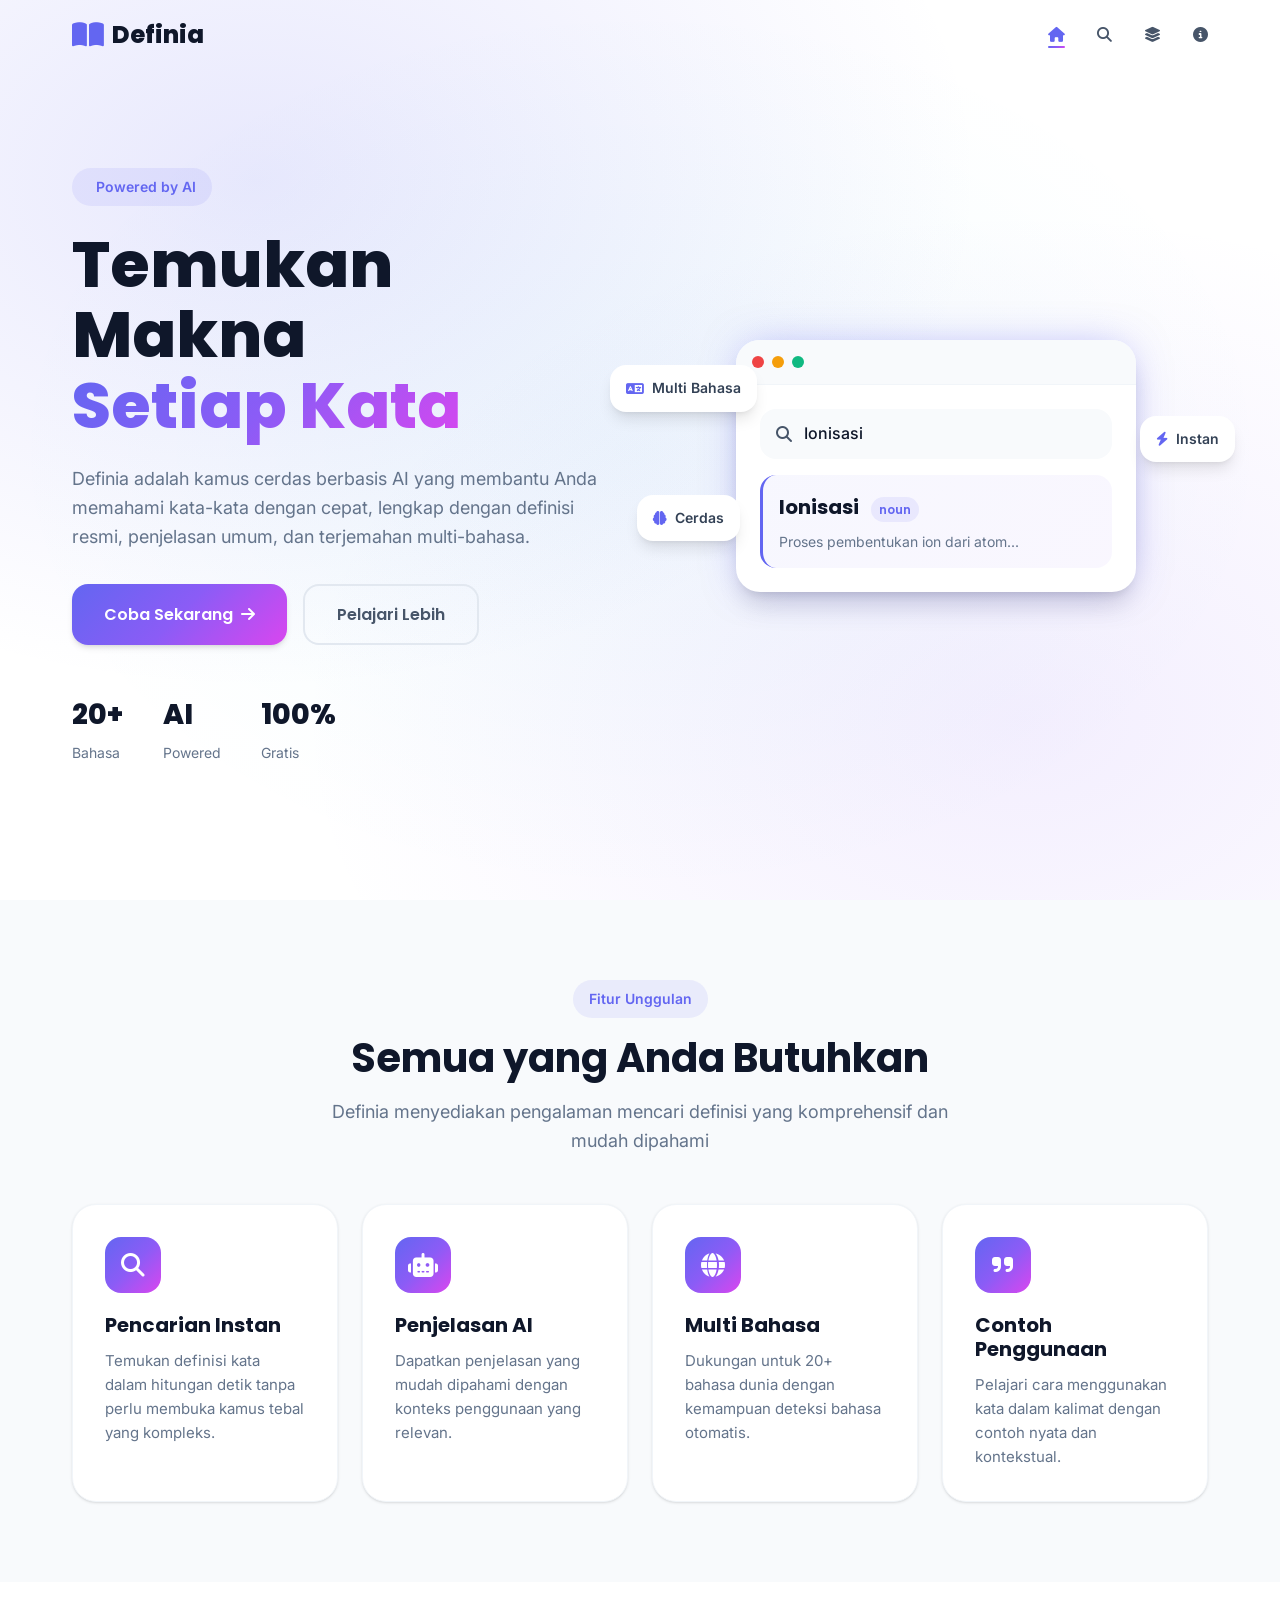
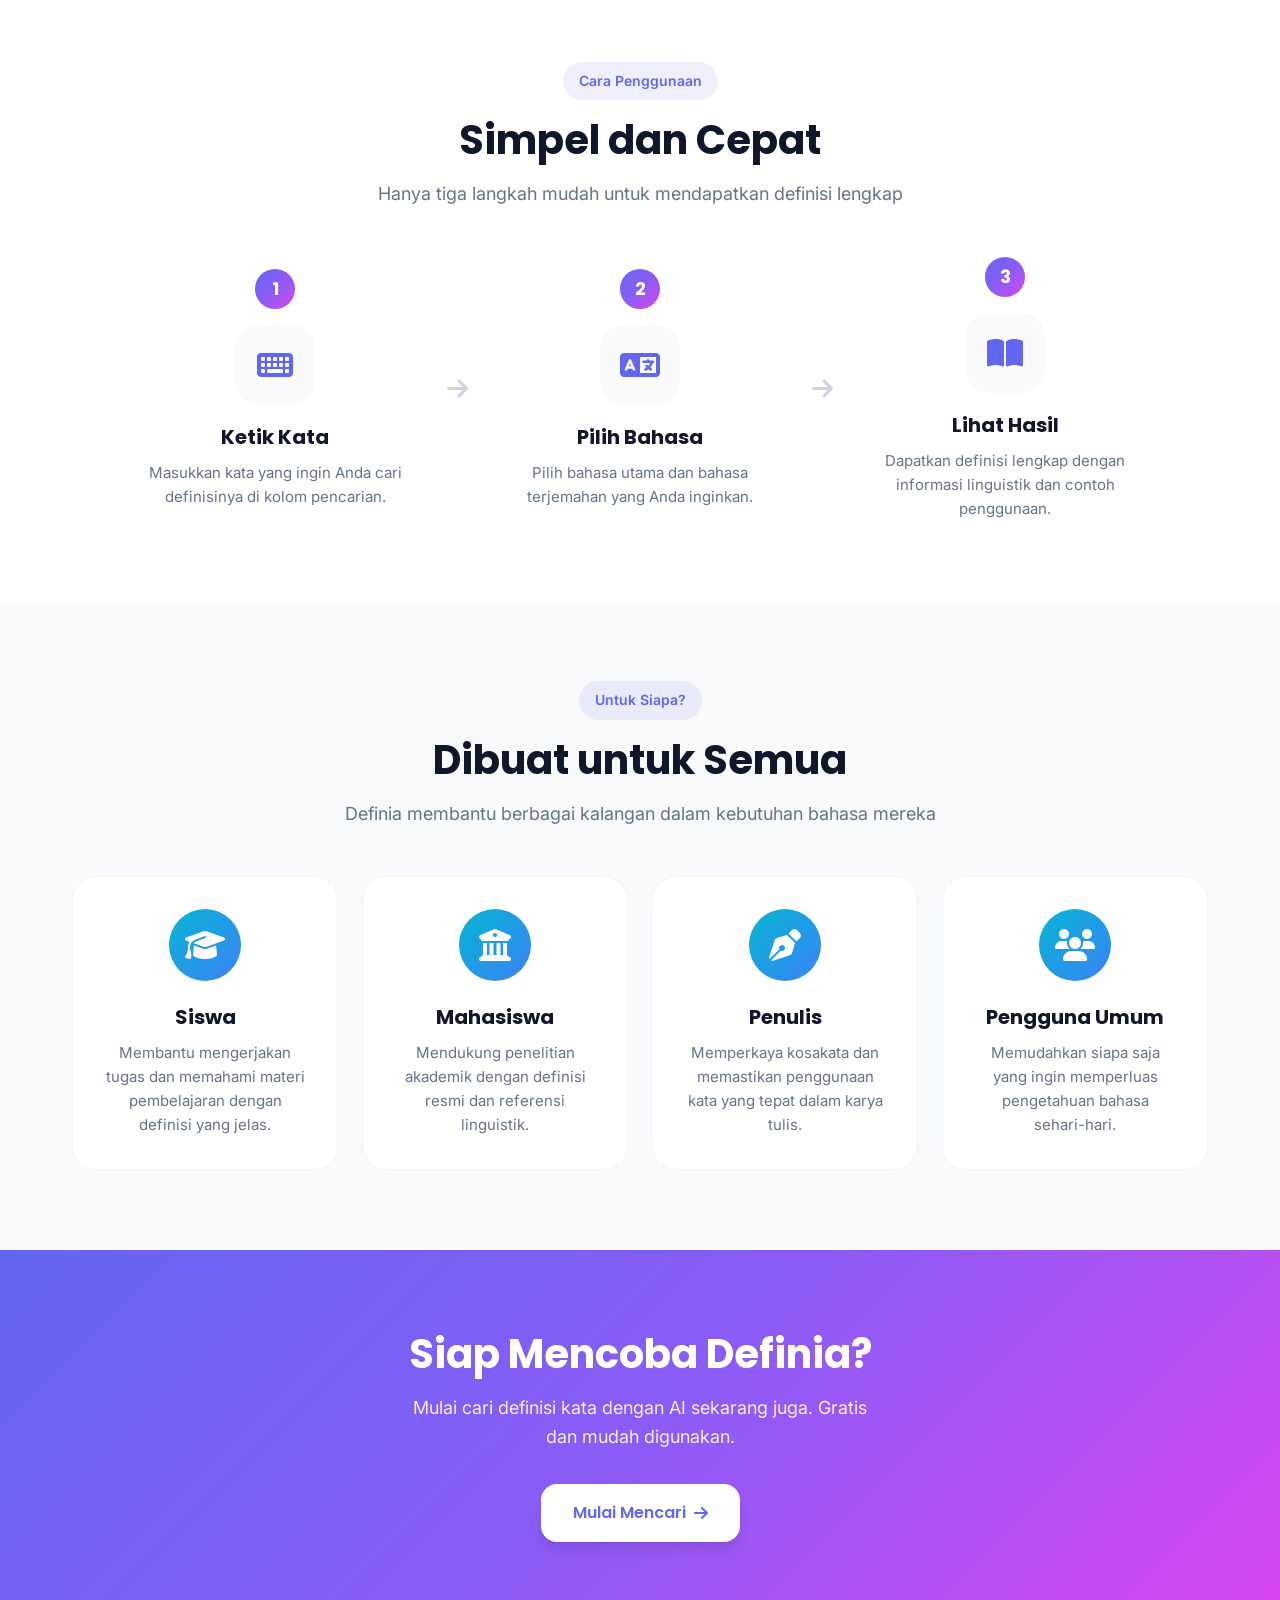
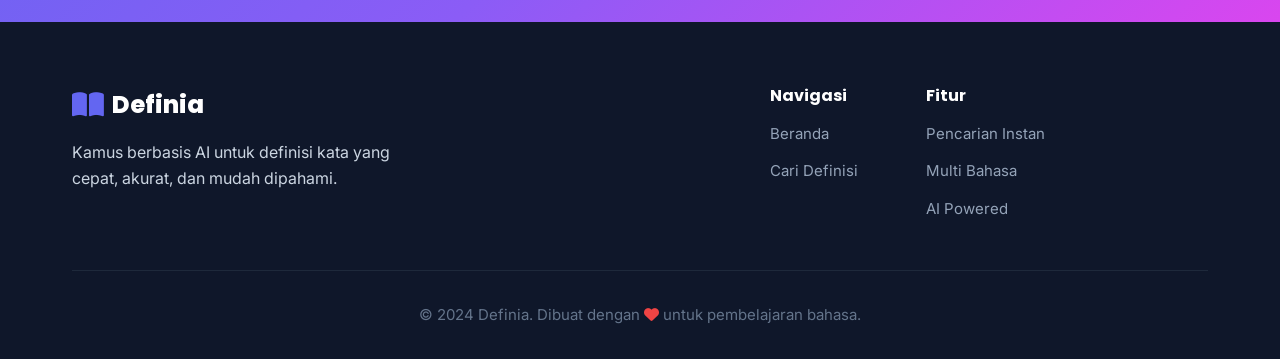
<file: index.html>
<!DOCTYPE html>
<html lang="id">
<head>
    <meta charset="UTF-8">
    <meta name="viewport" content="width=device-width, initial-scale=1.0">
    <title>Definia - Kamus Berbasis AI</title>
    <link rel="preconnect" href="https://fonts.googleapis.com">
    <link rel="preconnect" href="https://fonts.gstatic.com" crossorigin>
    <link href="https://fonts.googleapis.com/css2?family=Inter:wght@300;400;500;600;700;800&family=Poppins:wght@400;500;600;700;800&display=swap" rel="stylesheet">
    <link rel="stylesheet" href="https://cdnjs.cloudflare.com/ajax/libs/font-awesome/6.4.0/css/all.min.css">
    <link rel="stylesheet" href="style.css">
</head>
<body>
    <!-- Navigation -->
    <nav class="navbar">
        <div class="container">
            <a href="index.html" class="logo">
                <i class="fas fa-book-open"></i>
                <span>Definia</span>
            </a>
            <button class="nav-toggle" aria-label="Toggle navigation">
                <span></span>
                <span></span>
                <span></span>
            </button>
            <ul class="nav-menu">
                <li><a href="index.html" class="active"><i class="fa-solid fa-house"></i></a></li>
                <li><a href="define.html"><i class="fa-solid fa-magnifying-glass"></i></a></li>
                <li><a href="#features"><i class="fa-solid fa-layer-group"></i></a></li>
                <li><a href="#how-it-works"><i class="fa-solid fa-circle-info"></i></a></li>
            </ul>
        </div>
    </nav>

    <!-- Hero Section -->
    <section class="hero">
        <div class="hero-bg"></div>
        <div class="container">
            <div class="hero-content">
                <div class="hero-badge">
                    <i class="fas fa-sparkles"></i>
                    <span>Powered by AI</span>
                </div>
                <h1 class="hero-title">
                    Temukan Makna<br>
                    <span class="gradient-text">Setiap Kata</span>
                </h1>
                <p class="hero-description">
                    Definia adalah kamus cerdas berbasis AI yang membantu Anda memahami kata-kata dengan cepat, lengkap dengan definisi resmi, penjelasan umum, dan terjemahan multi-bahasa.
                </p>
                <div class="hero-actions">
                    <a href="define.html" class="btn btn-primary btn-lg">
                        <span>Coba Sekarang</span>
                        <i class="fas fa-arrow-right"></i>
                    </a>
                    <a href="#features" class="btn btn-ghost btn-lg">
                        <span>Pelajari Lebih</span>
                    </a>
                </div>
                <div class="hero-stats">
                    <div class="stat-item">
                        <span class="stat-number">20+</span>
                        <span class="stat-label">Bahasa</span>
                    </div>
                    <div class="stat-item">
                        <span class="stat-number">AI</span>
                        <span class="stat-label">Powered</span>
                    </div>
                    <div class="stat-item">
                        <span class="stat-number">100%</span>
                        <span class="stat-label">Gratis</span>
                    </div>
                </div>
            </div>
            <div class="hero-visual">
                <div class="floating-card card-1">
                    <i class="fas fa-language"></i>
                    <span>Multi Bahasa</span>
                </div>
                <div class="floating-card card-2">
                    <i class="fas fa-bolt"></i>
                    <span>Instan</span>
                </div>
                <div class="floating-card card-3">
                    <i class="fas fa-brain"></i>
                    <span>Cerdas</span>
                </div>
                <div class="search-preview">
                    <div class="search-preview-header">
                        <div class="dots">
                            <span></span>
                            <span></span>
                            <span></span>
                        </div>
                    </div>
                    <div class="search-preview-body">
                        <div class="preview-input">
                            <i class="fas fa-search"></i>
                            <span>Ionisasi</span>
                        </div>
                        <div class="preview-result">
                            <div class="preview-word">Ionisasi <span class="type">noun</span></div>
                            <div class="preview-meaning">Proses pembentukan ion dari atom...</div>
                        </div>
                    </div>
                </div>
            </div>
        </div>
    </section>

    <!-- Features Section -->
    <section id="features" class="features">
        <div class="container">
            <div class="section-header">
                <span class="section-tag">Fitur Unggulan</span>
                <h2 class="section-title">Semua yang Anda Butuhkan</h2>
                <p class="section-description">Definia menyediakan pengalaman mencari definisi yang komprehensif dan mudah dipahami</p>
            </div>
            <div class="features-grid">
                <div class="feature-card">
                    <div class="feature-icon">
                        <i class="fas fa-search"></i>
                    </div>
                    <h3>Pencarian Instan</h3>
                    <p>Temukan definisi kata dalam hitungan detik tanpa perlu membuka kamus tebal yang kompleks.</p>
                </div>
                <div class="feature-card">
                    <div class="feature-icon">
                        <i class="fas fa-robot"></i>
                    </div>
                    <h3>Penjelasan AI</h3>
                    <p>Dapatkan penjelasan yang mudah dipahami dengan konteks penggunaan yang relevan.</p>
                </div>
                <div class="feature-card">
                    <div class="feature-icon">
                        <i class="fas fa-globe"></i>
                    </div>
                    <h3>Multi Bahasa</h3>
                    <p>Dukungan untuk 20+ bahasa dunia dengan kemampuan deteksi bahasa otomatis.</p>
                </div>
                <div class="feature-card">
                    <div class="feature-icon">
                        <i class="fas fa-quote-right"></i>
                    </div>
                    <h3>Contoh Penggunaan</h3>
                    <p>Pelajari cara menggunakan kata dalam kalimat dengan contoh nyata dan kontekstual.</p>
                </div>
            </div>
        </div>
    </section>

    <!-- How It Works -->
    <section id="how-it-works" class="how-it-works">
        <div class="container">
            <div class="section-header">
                <span class="section-tag">Cara Penggunaan</span>
                <h2 class="section-title">Simpel dan Cepat</h2>
                <p class="section-description">Hanya tiga langkah mudah untuk mendapatkan definisi lengkap</p>
            </div>
            <div class="steps">
                <div class="step">
                    <div class="step-number">1</div>
                    <div class="step-icon">
                        <i class="fas fa-keyboard"></i>
                    </div>
                    <h3>Ketik Kata</h3>
                    <p>Masukkan kata yang ingin Anda cari definisinya di kolom pencarian.</p>
                </div>
                <div class="step-connector">
                    <i class="fas fa-arrow-right"></i>
                </div>
                <div class="step">
                    <div class="step-number">2</div>
                    <div class="step-icon">
                        <i class="fas fa-language"></i>
                    </div>
                    <h3>Pilih Bahasa</h3>
                    <p>Pilih bahasa utama dan bahasa terjemahan yang Anda inginkan.</p>
                </div>
                <div class="step-connector">
                    <i class="fas fa-arrow-right"></i>
                </div>
                <div class="step">
                    <div class="step-number">3</div>
                    <div class="step-icon">
                        <i class="fas fa-book-open"></i>
                    </div>
                    <h3>Lihat Hasil</h3>
                    <p>Dapatkan definisi lengkap dengan informasi linguistik dan contoh penggunaan.</p>
                </div>
            </div>
        </div>
    </section>

    <!-- Audience Section -->
    <section class="audience">
        <div class="container">
            <div class="section-header">
                <span class="section-tag">Untuk Siapa?</span>
                <h2 class="section-title">Dibuat untuk Semua</h2>
                <p class="section-description">Definia membantu berbagai kalangan dalam kebutuhan bahasa mereka</p>
            </div>
            <div class="audience-grid">
                <div class="audience-card">
                    <div class="audience-icon">
                        <i class="fas fa-graduation-cap"></i>
                    </div>
                    <h3>Siswa</h3>
                    <p>Membantu mengerjakan tugas dan memahami materi pembelajaran dengan definisi yang jelas.</p>
                </div>
                <div class="audience-card">
                    <div class="audience-icon">
                        <i class="fas fa-university"></i>
                    </div>
                    <h3>Mahasiswa</h3>
                    <p>Mendukung penelitian akademik dengan definisi resmi dan referensi linguistik.</p>
                </div>
                <div class="audience-card">
                    <div class="audience-icon">
                        <i class="fas fa-pen-nib"></i>
                    </div>
                    <h3>Penulis</h3>
                    <p>Memperkaya kosakata dan memastikan penggunaan kata yang tepat dalam karya tulis.</p>
                </div>
                <div class="audience-card">
                    <div class="audience-icon">
                        <i class="fas fa-users"></i>
                    </div>
                    <h3>Pengguna Umum</h3>
                    <p>Memudahkan siapa saja yang ingin memperluas pengetahuan bahasa sehari-hari.</p>
                </div>
            </div>
        </div>
    </section>

    <!-- CTA Section -->
    <section class="cta">
        <div class="container">
            <div class="cta-content">
                <h2>Siap Mencoba Definia?</h2>
                <p>Mulai cari definisi kata dengan AI sekarang juga. Gratis dan mudah digunakan.</p>
                <a href="define.html" class="btn btn-white btn-lg">
                    <span>Mulai Mencari</span>
                    <i class="fas fa-arrow-right"></i>
                </a>
            </div>
        </div>
    </section>

    <!-- Footer -->
    <footer class="footer">
        <div class="container">
            <div class="footer-content">
                <div class="footer-brand">
                    <a href="index.html" class="logo">
                        <i class="fas fa-book-open"></i>
                        <span>Definia</span>
                    </a>
                    <p>Kamus berbasis AI untuk definisi kata yang cepat, akurat, dan mudah dipahami.</p>
                </div>
                <div class="footer-links">
                    <div class="footer-group">
                        <h4>Navigasi</h4>
                        <ul>
                            <li><a href="index.html">Beranda</a></li>
                            <li><a href="define.html">Cari Definisi</a></li>
                        </ul>
                    </div>
                    <div class="footer-group">
                        <h4>Fitur</h4>
                        <ul>
                            <li><a href="#features">Pencarian Instan</a></li>
                            <li><a href="#features">Multi Bahasa</a></li>
                            <li><a href="#features">AI Powered</a></li>
                        </ul>
                    </div>
                </div>
            </div>
            <div class="footer-bottom">
                <p>&copy; 2024 Definia. Dibuat dengan <i class="fas fa-heart"></i> untuk pembelajaran bahasa.</p>
            </div>
        </div>
    </footer>

    <script src="script.js"></script>
</body>
</html>
</file>
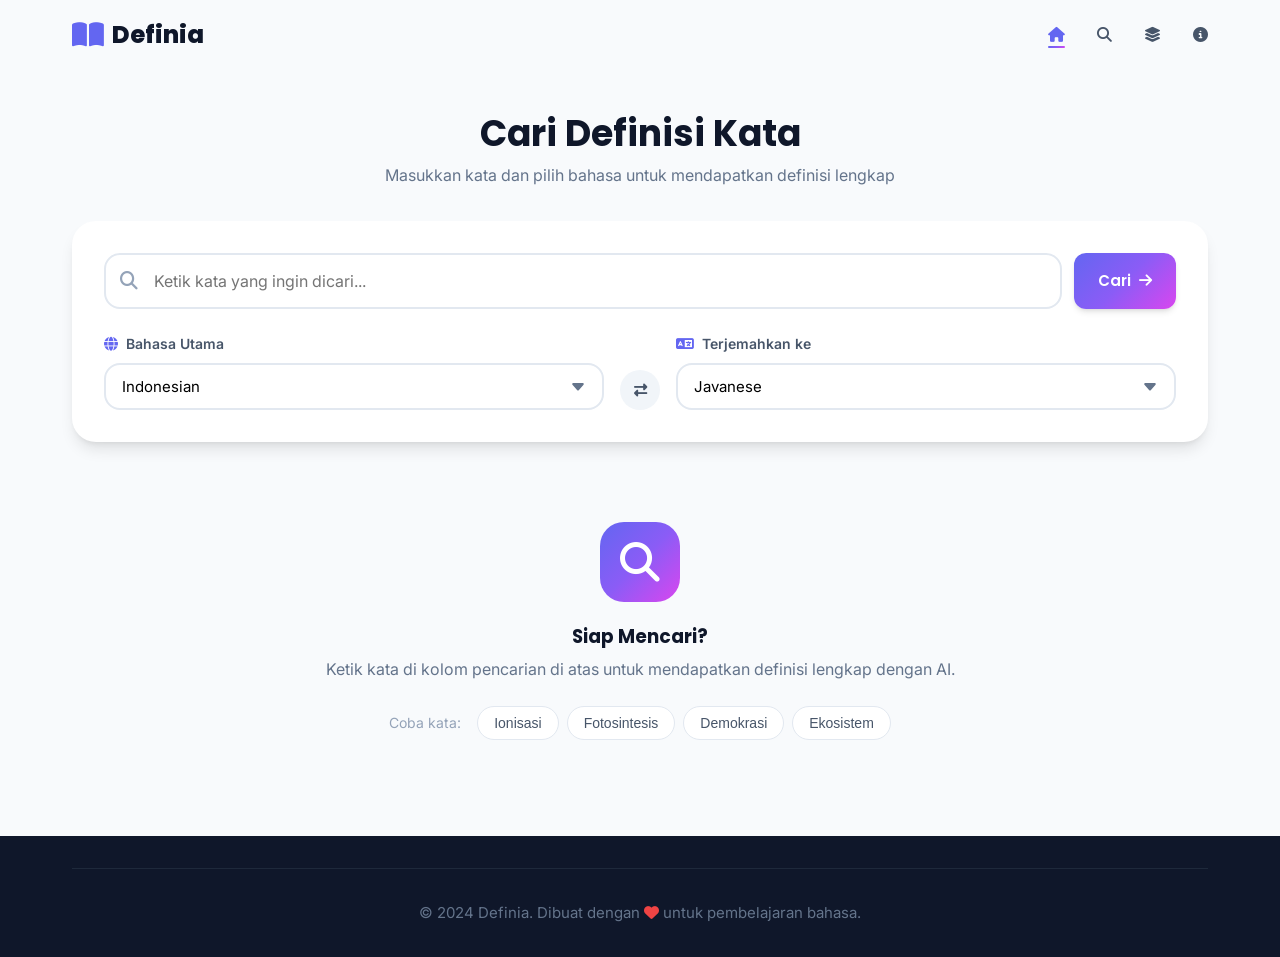
<file: define.html>
<!DOCTYPE html>
<html lang="id">
<head>
    <meta charset="UTF-8">
    <meta name="viewport" content="width=device-width, initial-scale=1.0">
    <title>Cari Definisi - Definia</title>
    <link rel="preconnect" href="https://fonts.googleapis.com">
    <link rel="preconnect" href="https://fonts.gstatic.com" crossorigin>
    <link href="https://fonts.googleapis.com/css2?family=Inter:wght@300;400;500;600;700;800&family=Poppins:wght@400;500;600;700;800&display=swap" rel="stylesheet">
    <link rel="stylesheet" href="https://cdnjs.cloudflare.com/ajax/libs/font-awesome/6.4.0/css/all.min.css">
    <link rel="stylesheet" href="style.css">
</head>
<body class="define-page">
    <!-- Navigation -->
    <nav class="navbar navbar-scrolled">
        <div class="container">
            <a href="index.html" class="logo">
                <i class="fas fa-book-open"></i>
                <span>Definia</span>
            </a>
            <button class="nav-toggle" aria-label="Toggle navigation">
                <span></span>
                <span></span>
                <span></span>
            </button>
            <ul class="nav-menu">
                <li><a href="index.html" class="active"><i class="fa-solid fa-house"></i></a></li>
                <li><a href="define.html"><i class="fa-solid fa-magnifying-glass"></i></a></li>
                <li><a href="#features"><i class="fa-solid fa-layer-group"></i></a></li>
                <li><a href="#how-it-works"><i class="fa-solid fa-circle-info"></i></a></li>
            </ul>
        </div>
    </nav>

    <!-- Search Section -->
    <section class="search-section">
        <div class="container">
            <div class="search-header">
                <h1>Cari Definisi Kata</h1>
                <p>Masukkan kata dan pilih bahasa untuk mendapatkan definisi lengkap</p>
            </div>

            <div class="search-box">
                <div class="search-input-group">
                    <div class="input-wrapper">
                        <i class="fas fa-search"></i>
                        <input type="text" id="wordInput" placeholder="Ketik kata yang ingin dicari..." autocomplete="off">
                    </div>
                    <button id="searchBtn" class="btn btn-primary btn-search">
                        <span>Cari</span>
                        <i class="fas fa-arrow-right"></i>
                    </button>
                </div>

                <div class="language-selectors">
                    <div class="lang-group">
                        <label for="mainLang">
                            <i class="fas fa-globe"></i>
                            Bahasa Utama
                        </label>
                        <select id="mainLang">
                            <option value="auto">Auto Detect</option>
                            <option value="en">English</option>
                            <option value="id" selected>Indonesian</option>
                            <option value="ar">Arabic</option>
                            <option value="zh">Chinese Mandarin</option>
                            <option value="fr">French</option>
                            <option value="es">Spanish</option>
                            <option value="ru">Russian</option>
                            <option value="pt">Portuguese</option>
                            <option value="de">German</option>
                            <option value="ja">Japanese</option>
                            <option value="ko">Korean</option>
                            <option value="hi">Hindi</option>
                            <option value="tr">Turkish</option>
                            <option value="it">Italian</option>
                            <option value="nl">Dutch</option>
                            <option value="th">Thai</option>
                            <option value="vi">Vietnamese</option>
                            <option value="ms">Malay</option>
                            <option value="jv">Javanese</option>
                            <option value="su">Sundanese</option>
                        </select>
                    </div>

                    <button id="swapLang" class="swap-btn" title="Tukar bahasa">
                        <i class="fas fa-exchange-alt"></i>
                    </button>

                    <div class="lang-group">
                        <label for="translateLang">
                            <i class="fas fa-language"></i>
                            Terjemahkan ke
                        </label>
                        <select id="translateLang">
                            <option value="">Tanpa Terjemahan</option>
                            <option value="en">English</option>
                            <option value="id">Indonesian</option>
                            <option value="ar">Arabic</option>
                            <option value="zh">Chinese Mandarin</option>
                            <option value="fr">French</option>
                            <option value="es">Spanish</option>
                            <option value="ru">Russian</option>
                            <option value="pt">Portuguese</option>
                            <option value="de">German</option>
                            <option value="ja">Japanese</option>
                            <option value="ko">Korean</option>
                            <option value="hi">Hindi</option>
                            <option value="tr">Turkish</option>
                            <option value="it">Italian</option>
                            <option value="nl">Dutch</option>
                            <option value="th">Thai</option>
                            <option value="vi">Vietnamese</option>
                            <option value="ms">Malay</option>
                            <option value="jv" selected>Javanese</option>
                            <option value="su">Sundanese</option>
                        </select>
                    </div>
                </div>
            </div>

            <!-- Loading State -->
            <div id="loadingState" class="loading-state hidden">
                <div class="loading-spinner">
                    <div class="spinner"></div>
                </div>
                <p>Mencari definisi...</p>
            </div>

            <!-- Error State -->
            <div id="errorState" class="error-state hidden">
                <div class="error-icon">
                    <i class="fas fa-exclamation-circle"></i>
                </div>
                <h3>Oops! Terjadi Kesalahan</h3>
                <p id="errorMessage">Tidak dapat menemukan definisi untuk kata tersebut.</p>
                <button id="retryBtn" class="btn btn-secondary">
                    <i class="fas fa-redo"></i>
                    Coba Lagi
                </button>
            </div>

            <!-- Results Container -->
            <div id="resultsContainer" class="results-container hidden">
                <!-- Main Definition Card -->
                <div class="result-card main-result">
                    <div class="result-header">
                        <div class="word-title">
                            <h2 id="resultWord">Ionisasi</h2>
                            <span id="resultType" class="word-type">noun</span>
                        </div>
                        <div class="detected-lang">
                            <i class="fas fa-flag"></i>
                            <span id="detectedLang">Indonesian</span>
                        </div>
                    </div>

                    <div class="result-body">
                        <div class="meaning-section">
                            <div class="meaning-block">
                                <h4>
                                    <i class="fas fa-book"></i>
                                    Definisi Resmi
                                </h4>
                                <p id="officialMeaning">Proses pembentukan ion dari atom atau molekul yang netral melalui pelepasan atau penangkapan elektron.</p>
                            </div>
                            <div class="meaning-block">
                                <h4>
                                    <i class="fas fa-lightbulb"></i>
                                    Definisi Umum
                                </h4>
                                <p id="generalMeaning">Ionisasi adalah fenomena perubahan suatu atom atau molekul yang awalnya bermuatan netral menjadi bermuatan listrik karena kehilangan atau mendapatkan elektron.</p>
                            </div>
                        </div>

                        <div class="linguistic-section">
                            <h4>
                                <i class="fas fa-history"></i>
                                Informasi Linguistik
                            </h4>
                            <div class="linguistic-content">
                                <div class="etymology">
                                    <strong>Etimologi:</strong>
                                    <p id="etymology">Berasal dari kata serapan bahasa Inggris 'ionization'.</p>
                                </div>
                                <div class="usage-context">
                                    <strong>Konteks Penggunaan:</strong>
                                    <ul id="usageContext">
                                        <li>Fisika atom</li>
                                        <li>Kimia analitik</li>
                                        <li>Teknologi kelistrikan</li>
                                        <li>Ilmu atmosfer</li>
                                    </ul>
                                </div>
                            </div>
                        </div>

                        <div class="examples-section">
                            <h4>
                                <i class="fas fa-quote-left"></i>
                                Contoh Penggunaan
                            </h4>
                            <ul id="examplesList">
                                <li>Radiasi ultraviolet dapat menyebabkan ionisasi gas di lapisan atas atmosfer.</li>
                                <li>Energi ionisasi adalah energi minimal yang dibutuhkan untuk melepaskan elektron terluar.</li>
                                <li>Proses ionisasi udara digunakan dalam alat pembersih udara modern.</li>
                            </ul>
                        </div>
                    </div>
                </div>

                <!-- Translation Card -->
                <div id="translationCard" class="result-card translation-result hidden">
                    <div class="translation-header">
                        <i class="fas fa-language"></i>
                        <h3>Terjemahan</h3>
                        <span id="translatedLang" class="translated-lang-badge">Javanese</span>
                    </div>
                    <div class="translation-body">
                        <div class="meaning-section">
                            <div class="meaning-block">
                                <h4>Definisi Resmi</h4>
                                <p id="translatedOfficial">Prosès maluné atom utawa molekul sing mauné nétral dadi ion kanthi cara ngculaké utawa nampa èlèktron.</p>
                            </div>
                            <div class="meaning-block">
                                <h4>Definisi Umum</h4>
                                <p id="translatedGeneral">Ionisasi yaiku kedadéan owahé atom utawa molekul sing mauné nétral dadi duwé muatan listrik amarga kélangan utawa olèh tambahan èlèktron.</p>
                            </div>
                        </div>

                        <div class="linguistic-section">
                            <h4>Informasi Linguistik</h4>
                            <div class="etymology">
                                <strong>Etimologi:</strong>
                                <p id="translatedEtymology">Asalé saka tembung serapan basa Inggris 'ionization'.</p>
                            </div>
                            <div class="usage-context">
                                <strong>Konteks Penggunaan:</strong>
                                <ul id="translatedUsageContext">
                                    <li>Fisika atom</li>
                                    <li>Kimia analitik</li>
                                    <li>Tèknologi kelistrikan</li>
                                    <li>Èlmu atmosfer</li>
                                </ul>
                            </div>
                        </div>

                        <div class="examples-section">
                            <h4>Contoh Penggunaan</h4>
                            <ul id="translatedExamples">
                                <li>Radiasi ultraviolet bisa njalari ionisasi gas ing lapisan dhuwur atmosfer.</li>
                                <li>Energi ionisasi yaiku ènergi paling sithik sing dibutuhaké kanggo ngculaké èlèktron paling njaba.</li>
                                <li>Prosès ionisasi hawa digunakaké ing piranti pembersih hawa modhèren.</li>
                            </ul>
                        </div>
                    </div>
                </div>
            </div>

            <!-- Empty State -->
            <div id="emptyState" class="empty-state">
                <div class="empty-illustration">
                    <i class="fas fa-search"></i>
                </div>
                <h3>Siap Mencari?</h3>
                <p>Ketik kata di kolom pencarian di atas untuk mendapatkan definisi lengkap dengan AI.</p>
                <div class="quick-suggestions">
                    <span class="suggestion-label">Coba kata:</span>
                    <button class="suggestion-chip" data-word="ionisasi">Ionisasi</button>
                    <button class="suggestion-chip" data-word="fotosintesis">Fotosintesis</button>
                    <button class="suggestion-chip" data-word="demokrasi">Demokrasi</button>
                    <button class="suggestion-chip" data-word="ekosistem">Ekosistem</button>
                </div>
            </div>
        </div>
    </section>

    <!-- Footer -->
    <footer class="footer footer-minimal">
        <div class="container">
            <div class="footer-bottom">
                <p>&copy; 2024 Definia. Dibuat dengan <i class="fas fa-heart"></i> untuk pembelajaran bahasa.</p>
            </div>
        </div>
    </footer>

    <script src="script.js"></script>
</body>
</html>
</file>
<file: style.css>
/* ============================================
   DEFINIA - AI Dictionary
   Modern, Clean, Professional Design
   ============================================ */

/* CSS Variables */
:root {
    --primary: #6366f1;
    --primary-dark: #4f46e5;
    --primary-light: #818cf8;
    --secondary: #06b6d4;
    --accent: #f59e0b;
    --success: #10b981;
    --error: #ef4444;
    
    --gray-50: #f8fafc;
    --gray-100: #f1f5f9;
    --gray-200: #e2e8f0;
    --gray-300: #cbd5e1;
    --gray-400: #94a3b8;
    --gray-500: #64748b;
    --gray-600: #475569;
    --gray-700: #334155;
    --gray-800: #1e293b;
    --gray-900: #0f172a;
    
    --white: #ffffff;
    --black: #000000;
    
    --gradient-primary: linear-gradient(135deg, #6366f1 0%, #8b5cf6 50%, #d946ef 100%);
    --gradient-secondary: linear-gradient(135deg, #06b6d4 0%, #3b82f6 100%);
    --gradient-dark: linear-gradient(135deg, #1e293b 0%, #0f172a 100%);
    
    --shadow-sm: 0 1px 2px 0 rgb(0 0 0 / 0.05);
    --shadow: 0 1px 3px 0 rgb(0 0 0 / 0.1), 0 1px 2px -1px rgb(0 0 0 / 0.1);
    --shadow-md: 0 4px 6px -1px rgb(0 0 0 / 0.1), 0 2px 4px -2px rgb(0 0 0 / 0.1);
    --shadow-lg: 0 10px 15px -3px rgb(0 0 0 / 0.1), 0 4px 6px -4px rgb(0 0 0 / 0.1);
    --shadow-xl: 0 20px 25px -5px rgb(0 0 0 / 0.1), 0 8px 10px -6px rgb(0 0 0 / 0.1);
    --shadow-glow: 0 0 40px -10px rgba(99, 102, 241, 0.5);
    
    --radius-sm: 0.375rem;
    --radius: 0.5rem;
    --radius-md: 0.75rem;
    --radius-lg: 1rem;
    --radius-xl: 1.5rem;
    --radius-full: 9999px;
    
    --transition: all 0.3s cubic-bezier(0.4, 0, 0.2, 1);
    --transition-fast: all 0.15s cubic-bezier(0.4, 0, 0.2, 1);
    
    --font-sans: 'Inter', -apple-system, BlinkMacSystemFont, 'Segoe UI', sans-serif;
    --font-display: 'Poppins', var(--font-sans);
}

/* Reset & Base */
*, *::before, *::after {
    box-sizing: border-box;
    margin: 0;
    padding: 0;
}

html {
    scroll-behavior: smooth;
    -webkit-font-smoothing: antialiased;
    -moz-osx-font-smoothing: grayscale;
}

body {
    font-family: var(--font-sans);
    font-size: 16px;
    line-height: 1.6;
    color: var(--gray-700);
    background-color: var(--white);
    overflow-x: hidden;
}

a {
    text-decoration: none;
    color: inherit;
    transition: var(--transition);
}

ul {
    list-style: none;
}

img {
    max-width: 100%;
    height: auto;
    display: block;
}

/* Container */
.container {
    width: 100%;
    max-width: 1200px;
    margin: 0 auto;
    padding: 0 1.5rem;
}

/* Typography */
h1, h2, h3, h4, h5, h6 {
    font-family: var(--font-display);
    font-weight: 700;
    line-height: 1.2;
    color: var(--gray-900);
}

.gradient-text {
    background: var(--gradient-primary);
    -webkit-background-clip: text;
    -webkit-text-fill-color: transparent;
    background-clip: text;
}

/* Buttons */
.btn {
    display: inline-flex;
    align-items: center;
    justify-content: center;
    gap: 0.5rem;
    padding: 0.75rem 1.5rem;
    font-family: var(--font-display);
    font-size: 0.9375rem;
    font-weight: 600;
    border: none;
    border-radius: var(--radius-lg);
    cursor: pointer;
    transition: var(--transition);
    white-space: nowrap;
}

.btn-primary {
    background: var(--gradient-primary);
    color: var(--white);
    box-shadow: var(--shadow-md), 0 0 0 0 rgba(99, 102, 241, 0.4);
}

.btn-primary:hover {
    transform: translateY(-2px);
    box-shadow: var(--shadow-lg), 0 0 0 4px rgba(99, 102, 241, 0.2);
}

.btn-secondary {
    background: var(--gray-100);
    color: var(--gray-700);
}

.btn-secondary:hover {
    background: var(--gray-200);
}

.btn-ghost {
    background: transparent;
    color: var(--gray-600);
    border: 2px solid var(--gray-200);
}

.btn-ghost:hover {
    border-color: var(--primary);
    color: var(--primary);
    background: rgba(99, 102, 241, 0.05);
}

.btn-white {
    background: var(--white);
    color: var(--primary);
    box-shadow: var(--shadow-lg);
}

.btn-white:hover {
    transform: translateY(-2px);
    box-shadow: var(--shadow-xl);
}

.btn-lg {
    padding: 1rem 2rem;
    font-size: 1rem;
}

.btn-search {
    padding: 0 1.5rem;
    height: 100%;
    border-radius: var(--radius-md);
}

/* Navigation */
.navbar {
    position: fixed;
    top: 0;
    left: 0;
    right: 0;
    z-index: 1000;
    padding: 1rem 0;
    transition: var(--transition);
    background: transparent;
}

.navbar-scrolled {
    background: rgba(255, 255, 255, 0.9);
    backdrop-filter: blur(20px);
    box-shadow: var(--shadow-sm);
    padding: 0.75rem 0;
}

.navbar .container {
    display: flex;
    align-items: center;
    justify-content: space-between;
}

.logo {
    display: flex;
    align-items: center;
    gap: 0.5rem;
    font-family: var(--font-display);
    font-size: 1.5rem;
    font-weight: 800;
    color: var(--gray-900);
}

.logo i {
    color: var(--primary);
    font-size: 1.75rem;
}

.nav-menu {
    display: flex;
    align-items: center;
    gap: 2rem;
}

.nav-menu a {
    font-size: 0.9375rem;
    font-weight: 500;
    color: var(--gray-600);
    position: relative;
}

.nav-menu a:hover,
.nav-menu a.active {
    color: var(--primary);
}

.nav-menu a.active::after {
    content: '';
    position: absolute;
    bottom: -4px;
    left: 0;
    right: 0;
    height: 2px;
    background: var(--gradient-primary);
    border-radius: var(--radius-full);
}

.nav-toggle {
    display: none;
    flex-direction: column;
    gap: 4px;
    background: none;
    border: none;
    cursor: pointer;
    padding: 0.5rem;
}

.nav-toggle span {
    display: block;
    width: 24px;
    height: 2px;
    background: var(--gray-700);
    border-radius: var(--radius-full);
    transition: var(--transition);
}

/* Hero Section */
.hero {
    position: relative;
    min-height: 100vh;
    display: flex;
    align-items: center;
    padding: 6rem 0 4rem;
    overflow: hidden;
}

.hero-bg {
    position: absolute;
    inset: 0;
    background: 
        radial-gradient(ellipse at 20% 20%, rgba(99, 102, 241, 0.15) 0%, transparent 50%),
        radial-gradient(ellipse at 80% 80%, rgba(139, 92, 246, 0.1) 0%, transparent 50%),
        radial-gradient(ellipse at 50% 50%, rgba(6, 182, 212, 0.05) 0%, transparent 70%);
    z-index: -1;
}

.hero .container {
    display: grid;
    grid-template-columns: 1fr;
    gap: 3rem;
    align-items: center;
}

.hero-content {
    animation: fadeInUp 0.8s ease-out;
}

.hero-badge {
    display: inline-flex;
    align-items: center;
    gap: 0.5rem;
    padding: 0.5rem 1rem;
    background: rgba(99, 102, 241, 0.1);
    color: var(--primary);
    font-size: 0.875rem;
    font-weight: 600;
    border-radius: var(--radius-full);
    margin-bottom: 1.5rem;
}

.hero-badge i {
    color: var(--accent);
}

.hero-title {
    font-size: clamp(2.5rem, 8vw, 4rem);
    font-weight: 800;
    line-height: 1.1;
    margin-bottom: 1.5rem;
    color: var(--gray-900);
}

.hero-description {
    font-size: 1.125rem;
    color: var(--gray-500);
    max-width: 540px;
    margin-bottom: 2rem;
}

.hero-actions {
    display: flex;
    flex-wrap: wrap;
    gap: 1rem;
    margin-bottom: 3rem;
}

.hero-stats {
    display: flex;
    gap: 2.5rem;
}

.stat-item {
    display: flex;
    flex-direction: column;
    gap: 0.25rem;
}

.stat-number {
    font-family: var(--font-display);
    font-size: 1.75rem;
    font-weight: 800;
    color: var(--gray-900);
}

.stat-label {
    font-size: 0.875rem;
    color: var(--gray-500);
}

/* Hero Visual */
.hero-visual {
    position: relative;
    display: none;
    animation: fadeInUp 0.8s ease-out 0.2s both;
}

.search-preview {
    background: var(--white);
    border-radius: var(--radius-xl);
    box-shadow: var(--shadow-xl), var(--shadow-glow);
    overflow: hidden;
    max-width: 400px;
    margin: 0 auto;
}

.search-preview-header {
    padding: 1rem;
    background: var(--gray-50);
    border-bottom: 1px solid var(--gray-100);
}

.dots {
    display: flex;
    gap: 0.5rem;
}

.dots span {
    width: 12px;
    height: 12px;
    border-radius: 50%;
    background: var(--gray-300);
}

.dots span:first-child { background: #ef4444; }
.dots span:nth-child(2) { background: #f59e0b; }
.dots span:last-child { background: #10b981; }

.search-preview-body {
    padding: 1.5rem;
}

.preview-input {
    display: flex;
    align-items: center;
    gap: 0.75rem;
    padding: 0.75rem 1rem;
    background: var(--gray-50);
    border-radius: var(--radius-lg);
    color: var(--gray-600);
    margin-bottom: 1rem;
}

.preview-input span {
    color: var(--gray-900);
    font-weight: 500;
}

.preview-result {
    padding: 1rem;
    background: linear-gradient(135deg, rgba(99, 102, 241, 0.05) 0%, rgba(139, 92, 246, 0.05) 100%);
    border-radius: var(--radius-lg);
    border-left: 3px solid var(--primary);
}

.preview-word {
    font-family: var(--font-display);
    font-size: 1.25rem;
    font-weight: 700;
    color: var(--gray-900);
    margin-bottom: 0.5rem;
}

.preview-word .type {
    font-size: 0.75rem;
    font-weight: 600;
    color: var(--primary);
    background: rgba(99, 102, 241, 0.1);
    padding: 0.25rem 0.5rem;
    border-radius: var(--radius-full);
    margin-left: 0.5rem;
}

.preview-meaning {
    font-size: 0.875rem;
    color: var(--gray-500);
    line-height: 1.5;
}

.floating-card {
    position: absolute;
    display: flex;
    align-items: center;
    gap: 0.5rem;
    padding: 0.75rem 1rem;
    background: var(--white);
    border-radius: var(--radius-lg);
    box-shadow: var(--shadow-lg);
    font-size: 0.875rem;
    font-weight: 600;
    color: var(--gray-700);
    animation: float 3s ease-in-out infinite;
}

.floating-card i {
    color: var(--primary);
}

.card-1 {
    top: 10%;
    left: -10%;
    animation-delay: 0s;
}

.card-2 {
    top: 30%;
    right: -5%;
    animation-delay: 0.5s;
}

.card-3 {
    bottom: 20%;
    left: -5%;
    animation-delay: 1s;
}

/* Section Styles */
section {
    padding: 5rem 0;
}

.section-header {
    text-align: center;
    max-width: 640px;
    margin: 0 auto 3rem;
}

.section-tag {
    display: inline-block;
    padding: 0.5rem 1rem;
    background: rgba(99, 102, 241, 0.1);
    color: var(--primary);
    font-size: 0.875rem;
    font-weight: 600;
    border-radius: var(--radius-full);
    margin-bottom: 1rem;
}

.section-title {
    font-size: clamp(1.875rem, 5vw, 2.5rem);
    margin-bottom: 1rem;
}

.section-description {
    font-size: 1.125rem;
    color: var(--gray-500);
}

/* Features Section */
.features {
    background: var(--gray-50);
}

.features-grid {
    display: grid;
    grid-template-columns: 1fr;
    gap: 1.5rem;
}

.feature-card {
    background: var(--white);
    padding: 2rem;
    border-radius: var(--radius-xl);
    box-shadow: var(--shadow);
    transition: var(--transition);
    border: 1px solid var(--gray-100);
}

.feature-card:hover {
    transform: translateY(-4px);
    box-shadow: var(--shadow-xl);
    border-color: rgba(99, 102, 241, 0.2);
}

.feature-icon {
    width: 56px;
    height: 56px;
    display: flex;
    align-items: center;
    justify-content: center;
    background: var(--gradient-primary);
    color: var(--white);
    font-size: 1.5rem;
    border-radius: var(--radius-lg);
    margin-bottom: 1.25rem;
}

.feature-card h3 {
    font-size: 1.25rem;
    margin-bottom: 0.75rem;
}

.feature-card p {
    color: var(--gray-500);
    font-size: 0.9375rem;
    line-height: 1.6;
}

/* How It Works */
.how-it-works {
    background: var(--white);
}

.steps {
    display: flex;
    flex-direction: column;
    align-items: center;
    gap: 2rem;
}

.step {
    text-align: center;
    max-width: 280px;
}

.step-number {
    width: 40px;
    height: 40px;
    display: flex;
    align-items: center;
    justify-content: center;
    background: var(--gradient-primary);
    color: var(--white);
    font-family: var(--font-display);
    font-size: 1.125rem;
    font-weight: 700;
    border-radius: 50%;
    margin: 0 auto 1rem;
}

.step-icon {
    width: 80px;
    height: 80px;
    display: flex;
    align-items: center;
    justify-content: center;
    background: var(--gray-50);
    color: var(--primary);
    font-size: 2rem;
    border-radius: var(--radius-xl);
    margin: 0 auto 1.25rem;
    transition: var(--transition);
}

.step:hover .step-icon {
    background: var(--gradient-primary);
    color: var(--white);
    transform: scale(1.05);
}

.step h3 {
    font-size: 1.25rem;
    margin-bottom: 0.75rem;
}

.step p {
    color: var(--gray-500);
    font-size: 0.9375rem;
}

.step-connector {
    display: none;
    color: var(--gray-300);
    font-size: 1.5rem;
}

/* Audience Section */
.audience {
    background: var(--gray-50);
}

.audience-grid {
    display: grid;
    grid-template-columns: 1fr;
    gap: 1.5rem;
}

.audience-card {
    background: var(--white);
    padding: 2rem;
    border-radius: var(--radius-xl);
    text-align: center;
    transition: var(--transition);
    border: 1px solid var(--gray-100);
}

.audience-card:hover {
    transform: translateY(-4px);
    box-shadow: var(--shadow-lg);
}

.audience-icon {
    width: 72px;
    height: 72px;
    display: flex;
    align-items: center;
    justify-content: center;
    background: var(--gradient-secondary);
    color: var(--white);
    font-size: 2rem;
    border-radius: 50%;
    margin: 0 auto 1.5rem;
}

.audience-card h3 {
    font-size: 1.25rem;
    margin-bottom: 0.75rem;
}

.audience-card p {
    color: var(--gray-500);
    font-size: 0.9375rem;
}

/* CTA Section */
.cta {
    background: var(--gradient-primary);
    padding: 5rem 0;
    text-align: center;
}

.cta-content h2 {
    color: var(--white);
    font-size: clamp(1.875rem, 5vw, 2.5rem);
    margin-bottom: 1rem;
}

.cta-content p {
    color: rgba(255, 255, 255, 0.9);
    font-size: 1.125rem;
    margin-bottom: 2rem;
    max-width: 480px;
    margin-left: auto;
    margin-right: auto;
}

/* Footer */
.footer {
    background: var(--gray-900);
    color: var(--gray-300);
    padding: 4rem 0 2rem;
}

.footer-content {
    display: grid;
    grid-template-columns: 1fr;
    gap: 2.5rem;
    margin-bottom: 3rem;
}

.footer-brand .logo {
    color: var(--white);
    margin-bottom: 1rem;
}

.footer-brand p {
    max-width: 320px;
    line-height: 1.6;
}

.footer-links {
    display: grid;
    grid-template-columns: repeat(2, 1fr);
    gap: 2rem;
}

.footer-group h4 {
    color: var(--white);
    font-size: 1rem;
    margin-bottom: 1rem;
}

.footer-group ul {
    display: flex;
    flex-direction: column;
    gap: 0.75rem;
}

.footer-group a {
    color: var(--gray-400);
    font-size: 0.9375rem;
    transition: var(--transition);
}

.footer-group a:hover {
    color: var(--white);
}

.footer-bottom {
    padding-top: 2rem;
    border-top: 1px solid var(--gray-800);
    text-align: center;
    font-size: 0.9375rem;
    color: var(--gray-500);
}

.footer-bottom i {
    color: var(--error);
}

.footer-minimal {
    padding: 2rem 0;
}

/* ============================================
   DEFINE PAGE STYLES
   ============================================ */

.define-page {
    background: var(--gray-50);
    min-height: 100vh;
}

.search-section {
    padding: 7rem 0 3rem;
}

.search-header {
    text-align: center;
    margin-bottom: 2rem;
}

.search-header h1 {
    font-size: clamp(1.75rem, 5vw, 2.25rem);
    margin-bottom: 0.5rem;
}

.search-header p {
    color: var(--gray-500);
}

.search-box {
    background: var(--white);
    padding: 1.5rem;
    border-radius: var(--radius-xl);
    box-shadow: var(--shadow-lg);
    margin-bottom: 2rem;
}

.search-input-group {
    display: flex;
    flex-direction: column;
    gap: 0.75rem;
    margin-bottom: 1.5rem;
}

.input-wrapper {
    position: relative;
    flex: 1;
}

.input-wrapper i {
    position: absolute;
    left: 1rem;
    top: 50%;
    transform: translateY(-50%);
    color: var(--gray-400);
    font-size: 1.125rem;
}

.input-wrapper input {
    width: 100%;
    padding: 1rem 1rem 1rem 3rem;
    font-size: 1rem;
    font-family: var(--font-sans);
    border: 2px solid var(--gray-200);
    border-radius: var(--radius-lg);
    outline: none;
    transition: var(--transition);
}

.input-wrapper input:focus {
    border-color: var(--primary);
    box-shadow: 0 0 0 4px rgba(99, 102, 241, 0.1);
}

.language-selectors {
    display: flex;
    flex-direction: column;
    gap: 1rem;
    align-items: center;
}

.lang-group {
    flex: 1;
    width: 100%;
}

.lang-group label {
    display: flex;
    align-items: center;
    gap: 0.5rem;
    font-size: 0.875rem;
    font-weight: 600;
    color: var(--gray-600);
    margin-bottom: 0.5rem;
}

.lang-group label i {
    color: var(--primary);
}

.lang-group select {
    width: 100%;
    padding: 0.75rem 1rem;
    font-size: 0.9375rem;
    font-family: var(--font-sans);
    border: 2px solid var(--gray-200);
    border-radius: var(--radius-lg);
    background: var(--white);
    cursor: pointer;
    outline: none;
    transition: var(--transition);
    appearance: none;
    background-image: url("data:image/svg+xml,%3Csvg xmlns='http://www.w3.org/2000/svg' width='16' height='16' fill='%2364748b' viewBox='0 0 16 16'%3E%3Cpath d='M7.247 11.14 2.451 5.658C1.885 5.013 2.345 4 3.204 4h9.592a1 1 0 0 1 .753 1.659l-4.796 5.48a1 1 0 0 1-1.506 0z'/%3E%3C/svg%3E");
    background-repeat: no-repeat;
    background-position: right 1rem center;
    padding-right: 2.5rem;
}

.lang-group select:focus {
    border-color: var(--primary);
}

.swap-btn {
    width: 40px;
    height: 40px;
    display: flex;
    align-items: center;
    justify-content: center;
    background: var(--gray-100);
    border: none;
    border-radius: 50%;
    color: var(--gray-600);
    cursor: pointer;
    transition: var(--transition);
    transform: rotate(90deg);
}

.swap-btn:hover {
    background: var(--primary);
    color: var(--white);
    transform: rotate(270deg);
}

/* States */
.loading-state,
.error-state,
.empty-state {
    text-align: center;
    padding: 3rem 1.5rem;
}

.loading-state.hidden,
.error-state.hidden,
.empty-state.hidden,
.results-container.hidden,
.translation-result.hidden {
    display: none;
}

.loading-spinner {
    margin-bottom: 1rem;
}

.spinner {
    width: 48px;
    height: 48px;
    border: 4px solid var(--gray-200);
    border-top-color: var(--primary);
    border-radius: 50%;
    animation: spin 1s linear infinite;
    margin: 0 auto;
}

@keyframes spin {
    to { transform: rotate(360deg); }
}

.loading-state p {
    color: var(--gray-500);
    font-weight: 500;
}

.error-icon {
    width: 64px;
    height: 64px;
    display: flex;
    align-items: center;
    justify-content: center;
    background: rgba(239, 68, 68, 0.1);
    color: var(--error);
    font-size: 2rem;
    border-radius: 50%;
    margin: 0 auto 1rem;
}

.error-state h3 {
    margin-bottom: 0.5rem;
}

.error-state p {
    color: var(--gray-500);
    margin-bottom: 1.5rem;
}

.empty-illustration {
    width: 80px;
    height: 80px;
    display: flex;
    align-items: center;
    justify-content: center;
    background: var(--gradient-primary);
    color: var(--white);
    font-size: 2.5rem;
    border-radius: var(--radius-xl);
    margin: 0 auto 1.5rem;
}

.empty-state h3 {
    margin-bottom: 0.5rem;
}

.empty-state p {
    color: var(--gray-500);
    margin-bottom: 1.5rem;
}

.quick-suggestions {
    display: flex;
    flex-wrap: wrap;
    justify-content: center;
    gap: 0.5rem;
    align-items: center;
}

.suggestion-label {
    font-size: 0.875rem;
    color: var(--gray-400);
    margin-right: 0.5rem;
}

.suggestion-chip {
    padding: 0.5rem 1rem;
    background: var(--white);
    border: 1px solid var(--gray-200);
    border-radius: var(--radius-full);
    font-size: 0.875rem;
    font-weight: 500;
    color: var(--gray-600);
    cursor: pointer;
    transition: var(--transition);
}

.suggestion-chip:hover {
    background: var(--primary);
    color: var(--white);
    border-color: var(--primary);
}

/* Results */
.results-container {
    display: flex;
    flex-direction: column;
    gap: 1.5rem;
    animation: fadeInUp 0.5s ease-out;
}

.result-card {
    background: var(--white);
    border-radius: var(--radius-xl);
    box-shadow: var(--shadow);
    overflow: hidden;
    border: 1px solid var(--gray-100);
}

.result-header {
    display: flex;
    flex-wrap: wrap;
    justify-content: space-between;
    align-items: flex-start;
    gap: 1rem;
    padding: 1.5rem;
    background: linear-gradient(135deg, rgba(99, 102, 241, 0.05) 0%, rgba(139, 92, 246, 0.05) 100%);
    border-bottom: 1px solid var(--gray-100);
}

.word-title {
    display: flex;
    flex-wrap: wrap;
    align-items: center;
    gap: 0.75rem;
}

.word-title h2 {
    font-size: clamp(1.75rem, 5vw, 2.25rem);
    font-weight: 800;
    text-transform: capitalize;
}

.word-type {
    padding: 0.375rem 0.875rem;
    background: var(--primary);
    color: var(--white);
    font-size: 0.875rem;
    font-weight: 600;
    border-radius: var(--radius-full);
    text-transform: lowercase;
}

.detected-lang {
    display: flex;
    align-items: center;
    gap: 0.5rem;
    padding: 0.5rem 1rem;
    background: var(--white);
    border-radius: var(--radius-full);
    font-size: 0.875rem;
    font-weight: 500;
    color: var(--gray-600);
    box-shadow: var(--shadow-sm);
}

.detected-lang i {
    color: var(--success);
}

.result-body {
    padding: 1.5rem;
}

.meaning-section {
    display: flex;
    flex-direction: column;
    gap: 1.5rem;
    margin-bottom: 2rem;
}

.meaning-block h4 {
    display: flex;
    align-items: center;
    gap: 0.5rem;
    font-size: 0.875rem;
    font-weight: 600;
    color: var(--gray-500);
    text-transform: uppercase;
    letter-spacing: 0.05em;
    margin-bottom: 0.75rem;
}

.meaning-block h4 i {
    color: var(--primary);
}

.meaning-block p {
    font-size: 1.0625rem;
    line-height: 1.7;
    color: var(--gray-700);
}

.linguistic-section,
.examples-section {
    margin-bottom: 2rem;
}

.linguistic-section h4,
.examples-section h4 {
    display: flex;
    align-items: center;
    gap: 0.5rem;
    font-size: 1.125rem;
    margin-bottom: 1rem;
    padding-bottom: 0.75rem;
    border-bottom: 2px solid var(--gray-100);
}

.linguistic-section h4 i,
.examples-section h4 i {
    color: var(--secondary);
}

.linguistic-content {
    display: flex;
    flex-direction: column;
    gap: 1rem;
}

.etymology strong,
.usage-context strong {
    display: block;
    font-size: 0.875rem;
    color: var(--gray-500);
    margin-bottom: 0.25rem;
}

.etymology p {
    color: var(--gray-700);
    font-style: italic;
}

.usage-context ul {
    display: flex;
    flex-wrap: wrap;
    gap: 0.5rem;
}

.usage-context li {
    padding: 0.375rem 0.875rem;
    background: var(--gray-100);
    border-radius: var(--radius-full);
    font-size: 0.875rem;
    color: var(--gray-600);
}

.examples-section ul {
    display: flex;
    flex-direction: column;
    gap: 0.875rem;
}

.examples-section li {
    position: relative;
    padding-left: 1.5rem;
    color: var(--gray-700);
    line-height: 1.6;
}

.examples-section li::before {
    content: '';
    position: absolute;
    left: 0;
    top: 0.625rem;
    width: 6px;
    height: 6px;
    background: var(--accent);
    border-radius: 50%;
}

/* Translation Card */
.translation-result {
    border: 2px solid rgba(6, 182, 212, 0.2);
}

.translation-header {
    display: flex;
    align-items: center;
    gap: 0.75rem;
    padding: 1.25rem 1.5rem;
    background: linear-gradient(135deg, rgba(6, 182, 212, 0.1) 0%, rgba(59, 130, 246, 0.1) 100%);
    border-bottom: 1px solid rgba(6, 182, 212, 0.2);
}

.translation-header i {
    font-size: 1.5rem;
    color: var(--secondary);
}

.translation-header h3 {
    font-size: 1.25rem;
}

.translated-lang-badge {
    margin-left: auto;
    padding: 0.375rem 1rem;
    background: var(--secondary);
    color: var(--white);
    font-size: 0.875rem;
    font-weight: 600;
    border-radius: var(--radius-full);
}

.translation-body {
    padding: 1.5rem;
}

/* Animations */
@keyframes fadeInUp {
    from {
        opacity: 0;
        transform: translateY(20px);
    }
    to {
        opacity: 1;
        transform: translateY(0);
    }
}

@keyframes float {
    0%, 100% {
        transform: translateY(0);
    }
    50% {
        transform: translateY(-10px);
    }
}

/* Responsive Styles */
@media (min-width: 640px) {
    .container {
        padding: 0 2rem;
    }
    
    .search-box {
        padding: 2rem;
    }
    
    .search-input-group {
        flex-direction: row;
        height: 56px;
    }
    
    .input-wrapper input {
        height: 100%;
    }
    
    .btn-search {
        height: 100%;
    }
    
    .language-selectors {
        flex-direction: row;
    }
    
    .swap-btn {
        transform: rotate(0);
        align-self: flex-end;
        margin-bottom: 0;
    }
    
    .swap-btn:hover {
        transform: rotate(180deg);
    }
    
    .meaning-section {
        flex-direction: row;
        gap: 2rem;
    }
    
    .meaning-block {
        flex: 1;
    }
    
    .footer-links {
        grid-template-columns: repeat(3, 1fr);
    }
}

@media (min-width: 768px) {
    .nav-toggle {
        display: none;
    }
    
    .nav-menu {
        display: flex;
    }
    
    .hero .container {
        grid-template-columns: 1fr 1fr;
    }
    
    .hero-visual {
        display: block;
    }
    
    .features-grid {
        grid-template-columns: repeat(2, 1fr);
    }
    
    .steps {
        flex-direction: row;
        justify-content: center;
    }
    
    .step-connector {
        display: block;
        align-self: center;
    }
    
    .audience-grid {
        grid-template-columns: repeat(2, 1fr);
    }
    
    .footer-content {
        grid-template-columns: 1.5fr 1fr;
    }
}

@media (min-width: 1024px) {
    .features-grid {
        grid-template-columns: repeat(4, 1fr);
    }
    
    .audience-grid {
        grid-template-columns: repeat(4, 1fr);
    }
    
    .result-header {
        flex-wrap: nowrap;
    }
}

/* Mobile Navigation Active State */
.nav-menu.active {
    display: flex;
    flex-direction: column;
    position: absolute;
    top: 100%;
    left: 0;
    right: 0;
    background: var(--white);
    padding: 1.5rem;
    box-shadow: var(--shadow-lg);
    gap: 1rem;
}

.nav-toggle.active span:nth-child(1) {
    transform: rotate(45deg) translate(5px, 5px);
}

.nav-toggle.active span:nth-child(2) {
    opacity: 0;
}

.nav-toggle.active span:nth-child(3) {
    transform: rotate(-45deg) translate(5px, -5px);
}
</file>
